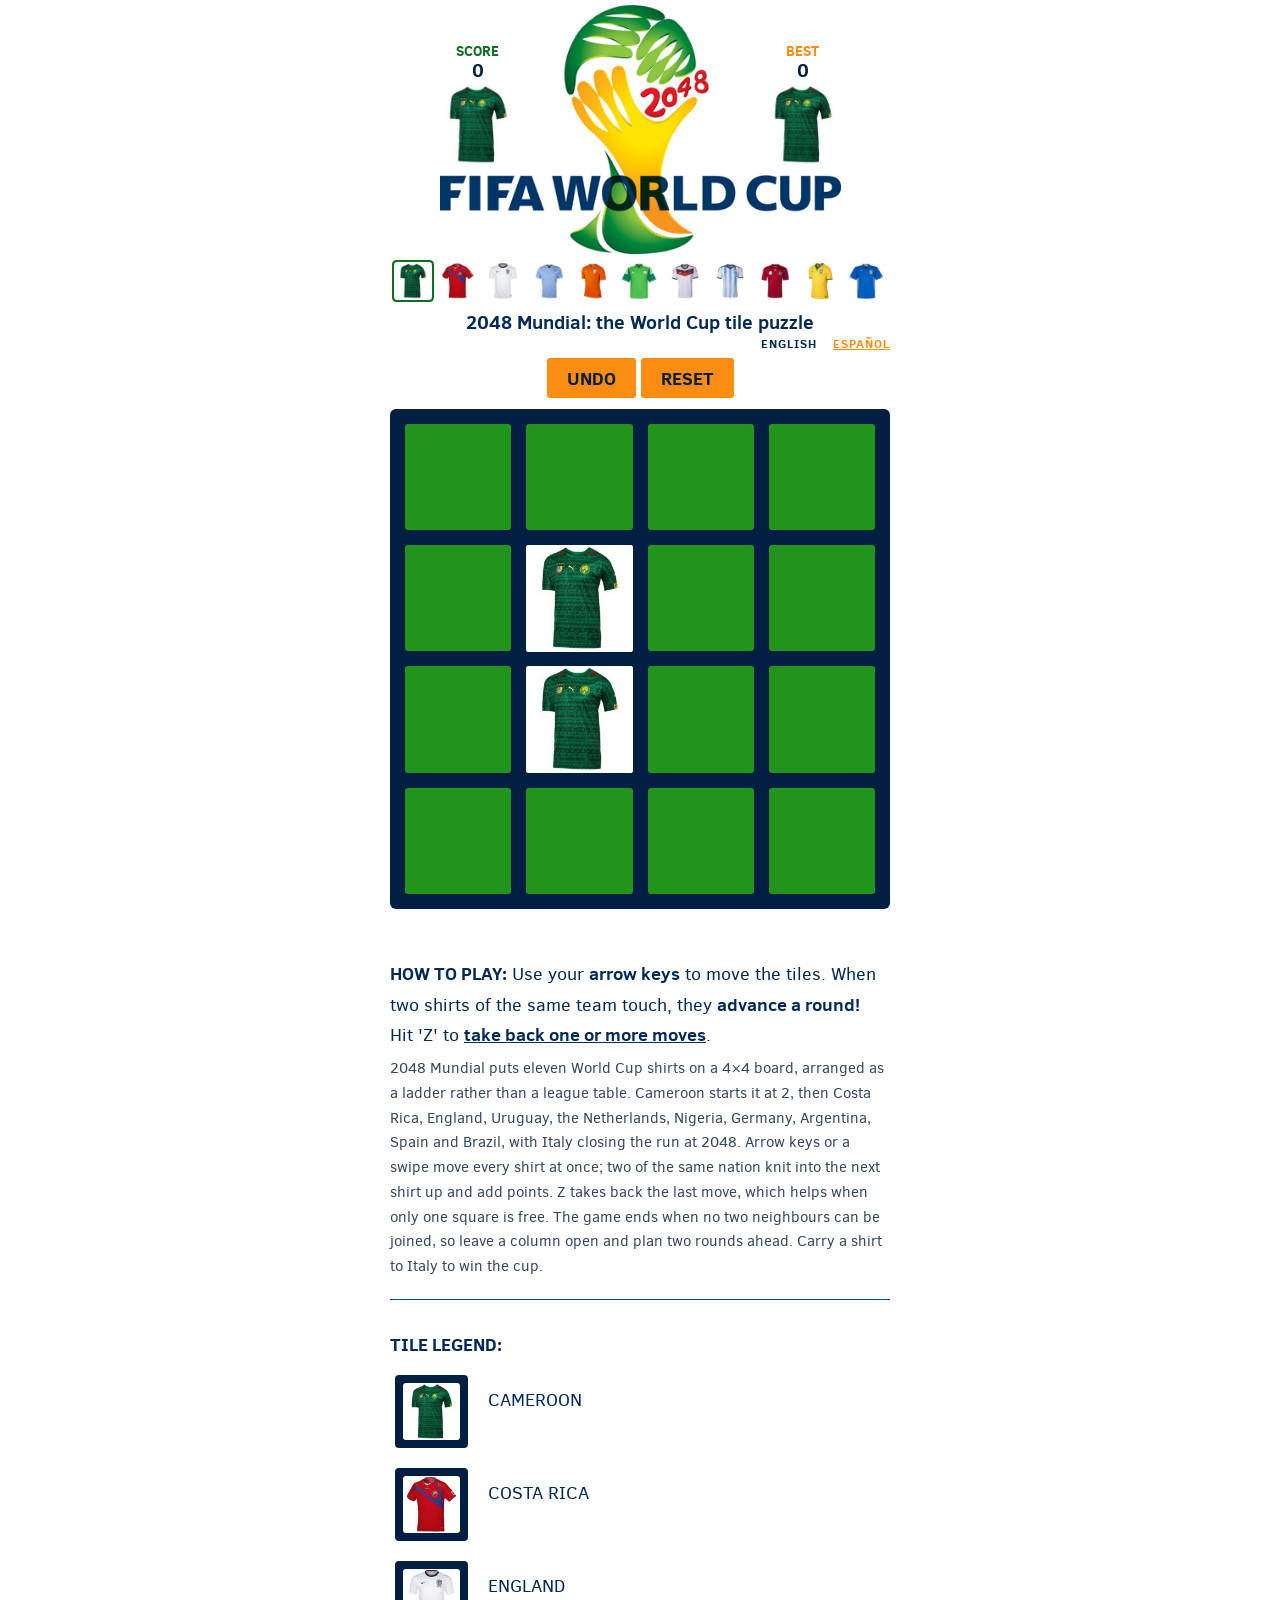
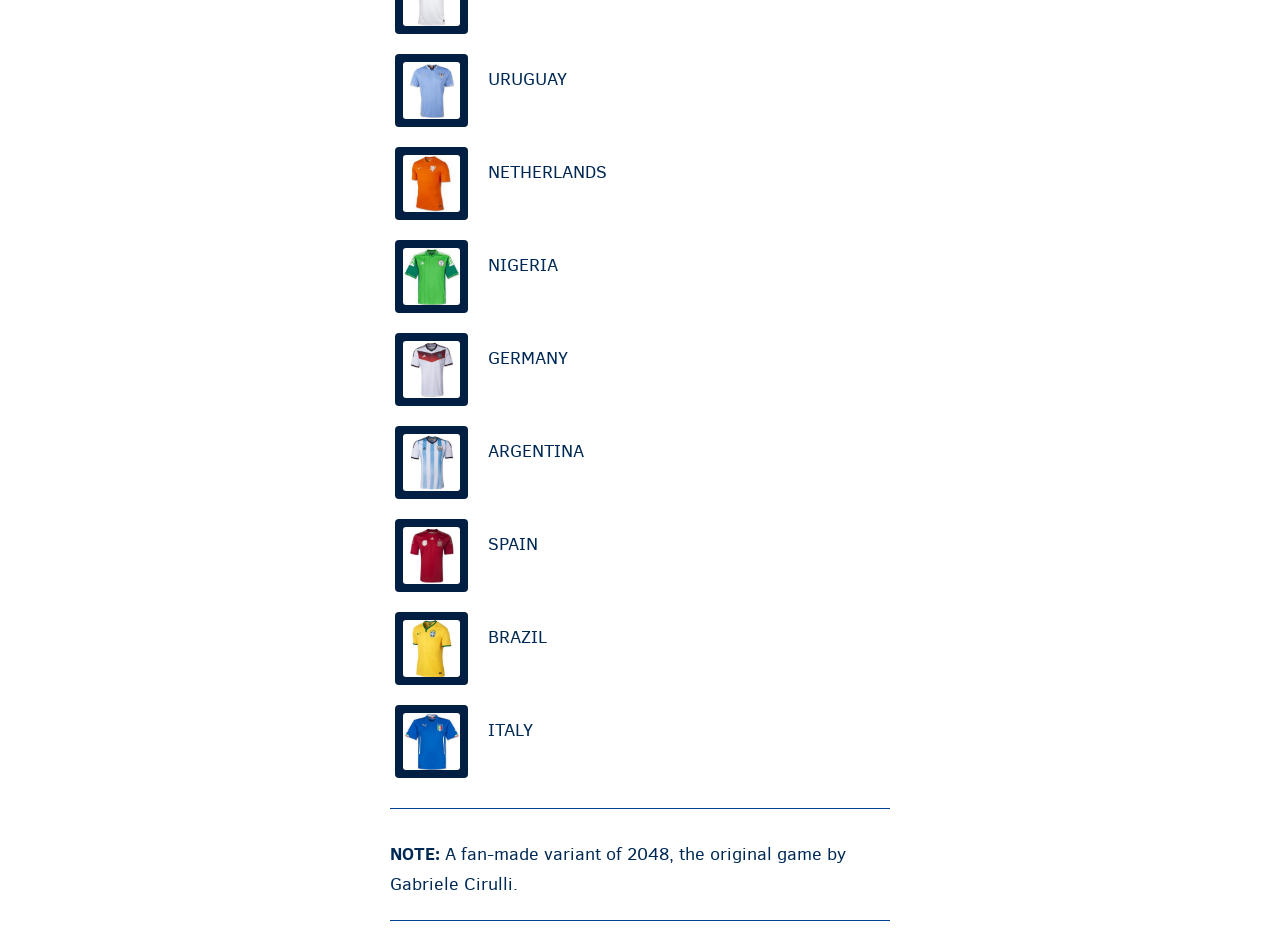
<file: index.html>
<!DOCTYPE html>
<html lang="en">
<head>
  <meta charset="utf-8">
  <title>2048 Mundial — World Cup tile puzzle</title>
  <meta name="description" content="Play 2048 Mundial: slide national team shirts, merge two of the same country into the next one, and take a team all the way to the final tile.">

  <link rel="canonical" href="https://tile2048.github.io/2048-MUNDIAL/">
  <link rel="alternate" hreflang="en" href="https://tile2048.github.io/2048-MUNDIAL/">
  <link rel="alternate" hreflang="es" href="https://tile2048.github.io/2048-MUNDIAL/es/">
  <link rel="alternate" hreflang="x-default" href="https://tile2048.github.io/2048-MUNDIAL/">

  <meta property="og:type" content="website">
  <meta property="og:title" content="2048 Mundial — World Cup tile puzzle">
  <meta property="og:description" content="Play 2048 Mundial: slide national team shirts, merge two of the same country into the next one, and take a team all the way to the final tile.">
  <meta property="og:url" content="https://tile2048.github.io/2048-MUNDIAL/">
  <meta property="og:locale" content="en_US">
  <meta property="og:locale:alternate" content="es_ES">

  <link href="style/main.css" rel="stylesheet" type="text/css">
  <link rel="shortcut icon" href="favicon.ico">
  <link rel="apple-touch-icon" href="meta/apple-touch-icon.png">
  <meta name="apple-mobile-web-app-capable" content="yes">
  <meta name="apple-mobile-web-app-status-bar-style" content="black">

  <meta name="HandheldFriendly" content="True">
  <meta name="MobileOptimized" content="320">
  <meta name="viewport" content="width=device-width, target-densitydpi=160dpi, initial-scale=1.0, maximum-scale=1, user-scalable=no, minimal-ui">
  <meta name="format-detection" content="telephone=no" />

  <script type="application/ld+json">
  {
    "@context": "https://schema.org",
    "@type": "VideoGame",
    "name": "2048 Mundial",
    "inLanguage": "en",
    "url": "https://tile2048.github.io/2048-MUNDIAL/",
    "description": "A football World Cup version of the 2048 sliding tile puzzle: merge equal national team shirts to climb the tournament."
  }
  </script>
</head>
<body>
  <div class="container">
    <div class="heading">
      <div class="scores-container">
        <div class="score-container">
          <p>
            <span class="caption">SCORE</span><br>
            <span class="score-points">0</span>
            <div class="score-level tile-score-2"></div>
          </p>
        </div>
        <div class="best-container">
          <p>
            <span class="caption">BEST</span><br>
            <span class="best-points">0</span>
            <div class="best-level tile-score-2"></div>
          </p>
        </div>
      </div>
    </div>

    <div class="rank-wrapper"></div>
    <h1 class="page-title">2048 Mundial: the World Cup tile puzzle</h1>

    <nav class="lang-links"><span>English</span> <a href="es/" hreflang="es" lang="es">Español</a></nav>

    <div class="above-game">
      <a class="undo-button" onclick="handle_undo()">UNDO</a>
      <a class="restart-button">RESET</a>
    </div>

    <div class="game-container">
      <div class="game-message">
        <p></p>
        <div class="lower">
	        <a class="keep-playing-button">Continue</a>
          <a class="retry-button">Retry</a>
          <div class="score-sharing"></div>
        </div>
      </div>

      <div class="grid-container">
        <div class="grid-row">
          <div class="grid-cell"></div>
          <div class="grid-cell"></div>
          <div class="grid-cell"></div>
          <div class="grid-cell"></div>
        </div>
        <div class="grid-row">
          <div class="grid-cell"></div>
          <div class="grid-cell"></div>
          <div class="grid-cell"></div>
          <div class="grid-cell"></div>
        </div>
        <div class="grid-row">
          <div class="grid-cell"></div>
          <div class="grid-cell"></div>
          <div class="grid-cell"></div>
          <div class="grid-cell"></div>
        </div>
        <div class="grid-row">
          <div class="grid-cell"></div>
          <div class="grid-cell"></div>
          <div class="grid-cell"></div>
          <div class="grid-cell"></div>
        </div>
      </div>
      <div class="tile-container"></div>
    </div>

    <p class="game-explanation">
      <strong class="important">How to play:</strong> Use your <strong>arrow keys</strong> to move the tiles. When two shirts of the same team touch, they <strong>advance a round!</strong><br>
      Hit 'Z' to <a href="#" onclick="handle_undo()">take back one or more moves</a>.
    </p>
    <p class="game-about">
      2048 Mundial puts eleven World Cup shirts on a 4×4 board, arranged as a ladder rather than a league table. Cameroon starts it at 2, then Costa Rica, England, Uruguay, the Netherlands, Nigeria, Germany, Argentina, Spain and Brazil, with Italy closing the run at 2048. Arrow keys or a swipe move every shirt at once; two of the same nation knit into the next shirt up and add points. Z takes back the last move, which helps when only one square is free. The game ends when no two neighbours can be joined, so leave a column open and plan two rounds ahead. Carry a shirt to Italy to win the cup.
    </p>
    <hr>
    <p class="tile-legend"><strong class="important">Tile Legend:</strong></p>
    <div class="legend-list">
      <div class="legend-row">
        <div class="legend-grid"><div class="legend-cell tile-score-2"></div></div>
        <p>Cameroon</p>
      </div>
      <div class="legend-row">
        <div class="legend-grid"><div class="legend-cell tile-score-4"></div></div>
        <p>Costa Rica</p>
      </div>
      <div class="legend-row">
        <div class="legend-grid"><div class="legend-cell tile-score-8"></div></div>
        <p>England</p>
      </div>
      <div class="legend-row">
        <div class="legend-grid"><div class="legend-cell tile-score-16"></div></div>
        <p>Uruguay</p>
      </div>
      <div class="legend-row">
        <div class="legend-grid"><div class="legend-cell tile-score-32"></div></div>
        <p>Netherlands</p>
      </div>
      <div class="legend-row">
        <div class="legend-grid"><div class="legend-cell tile-score-64"></div></div>
        <p>Nigeria</p>
      </div>
      <div class="legend-row">
        <div class="legend-grid"><div class="legend-cell tile-score-128"></div></div>
        <p>Germany</p>
      </div>
      <div class="legend-row">
        <div class="legend-grid"><div class="legend-cell tile-score-256"></div></div>
        <p>Argentina</p>
      </div>
      <div class="legend-row">
        <div class="legend-grid"><div class="legend-cell tile-score-512"></div></div>
        <p>Spain</p>
      </div>
      <div class="legend-row">
        <div class="legend-grid"><div class="legend-cell tile-score-1024"></div></div>
        <p>Brazil</p>
      </div>
      <div class="legend-row">
        <div class="legend-grid"><div class="legend-cell tile-score-2048"></div></div>
        <p>Italy</p>
      </div>
    </div>
    <hr>
    <p class="disclaimer">
    <strong class="important">Note:</strong> A fan-made variant of 2048, the original game by Gabriele Cirulli.
    </p>
    <hr>
  </div>
  <script src="js/seedrandom.js"></script>
  <script src="js/bind_polyfill.js"></script>
  <script src="js/classlist_polyfill.js"></script>
  <script src="js/animframe_polyfill.js"></script>
  <script>
    // Assets and sentences of this page. The Spanish page sets ../ and its own words.
    window.GAME_ROOT = "";

    // Text that only appears once a game is running, in the language of this page.
    window.PAGE_STRINGS = {
      "game-won": "You win!",
      "game-over": "Game over!",
      "tweet1": "I scored ",
      "tweet2": " at 2048-MUNDIAL #2048game #MUNDIAL",
      "2": "Cameroon",
      "4": "Costa Rica",
      "8": "England",
      "16": "Uruguay",
      "32": "Netherlands",
      "64": "Nigeria",
      "128": "Germany",
      "256": "Argentina",
      "512": "Spain",
      "1024": "Brazil",
      "2048": "Italy"
    };

    function Localize(key) {
      return window.PAGE_STRINGS.hasOwnProperty(String(key)) ? window.PAGE_STRINGS[String(key)] : String(key);
    }
  </script>
  <script src="js/keyboard_input_manager.js"></script>
  <script src="js/html_actuator.js"></script>
  <script src="js/grid.js"></script>
  <script src="js/tile.js"></script>
  <script src="js/local_storage_manager.js"></script>
  <script src="js/game_manager.js"></script>
  <script src="js/application.js"></script>
  <script>
    window.twttr = (function (d,s,id) {
      var t, js, fjs = d.getElementsByTagName(s)[0];
      if (d.getElementById(id)) return; js=d.createElement(s); js.id=id;
      js.src="https://platform.twitter.com/widgets.js"; fjs.parentNode.insertBefore(js, fjs);
      return window.twttr || (t = { _e: [], ready: function(f){ t._e.push(f) } });
    }(document, "script", "twitter-wjs"));
  </script>
  <script type='module' src='https://static.cloudflareinsights.com/beacon.min.js' data-cf-beacon='{"token": "ac91dead76b643889e88ca2612f285b2"}'></script>
</body>
</html>
</file>
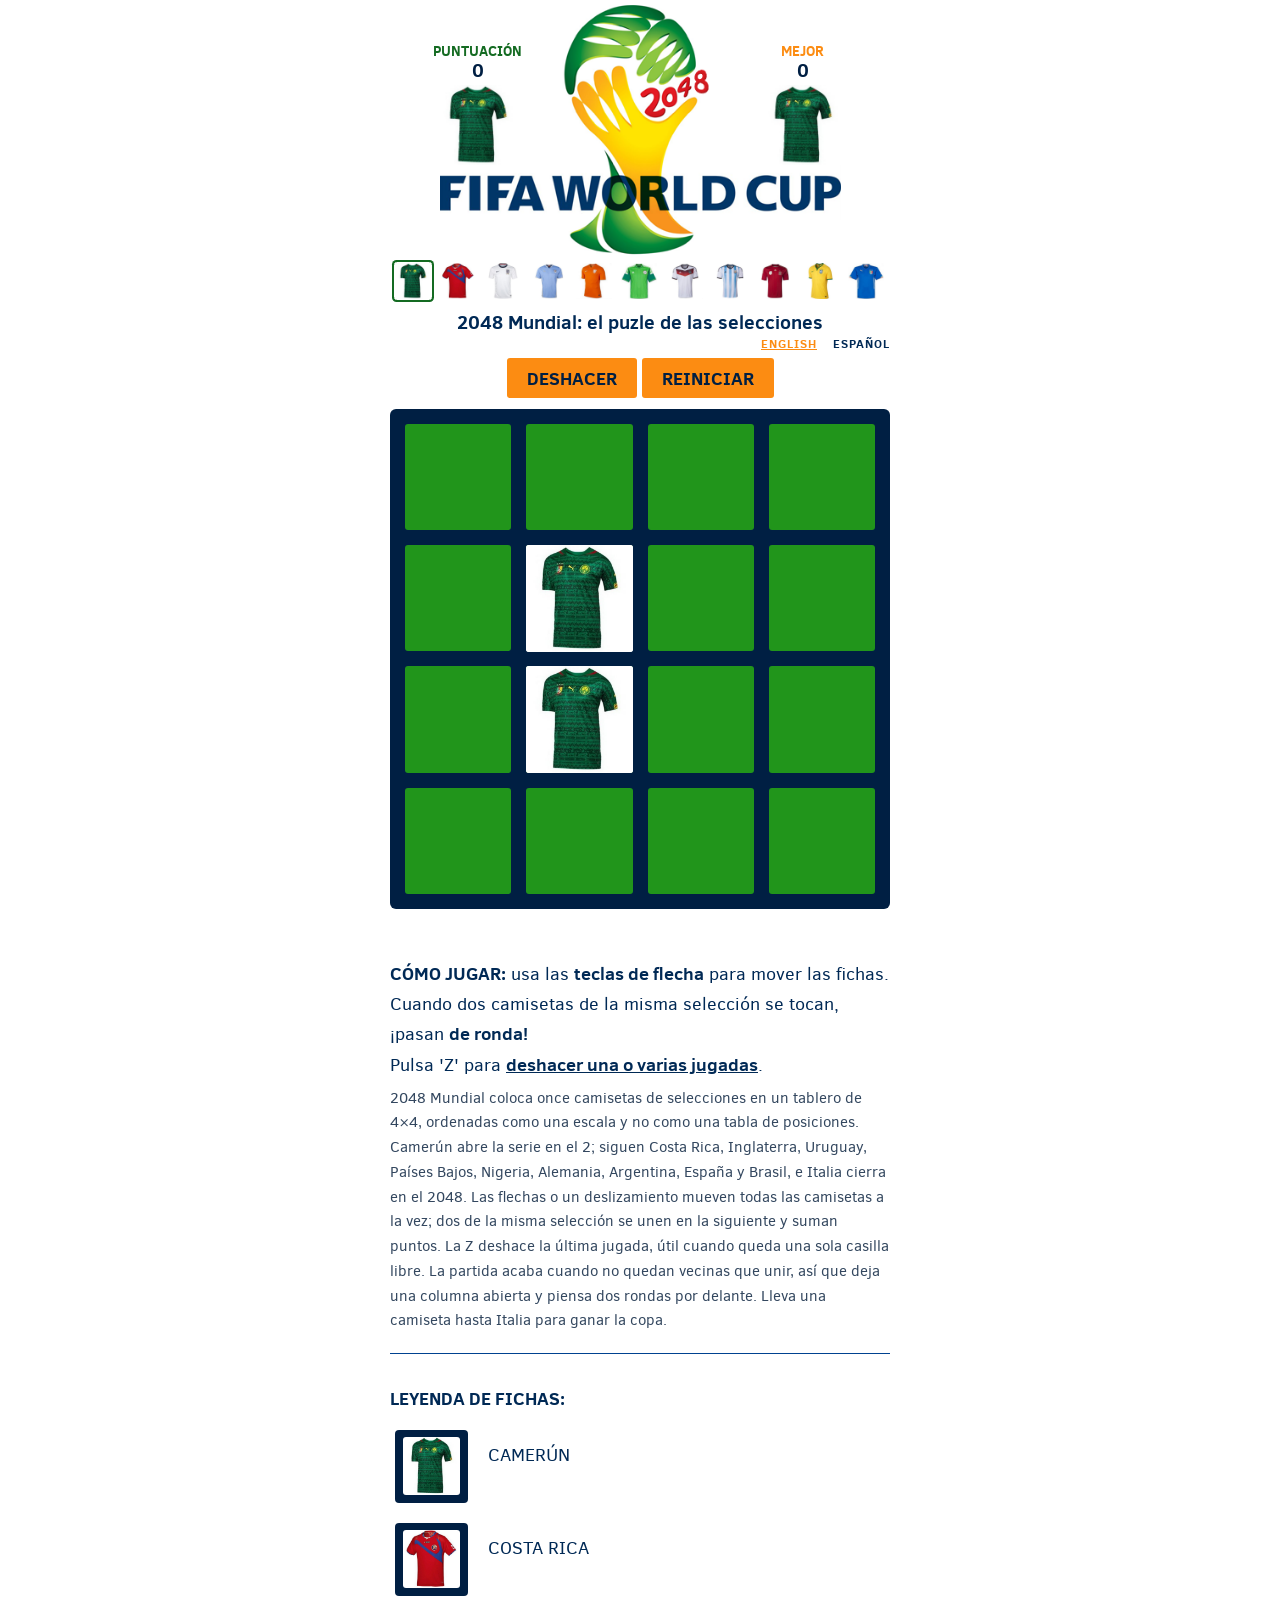
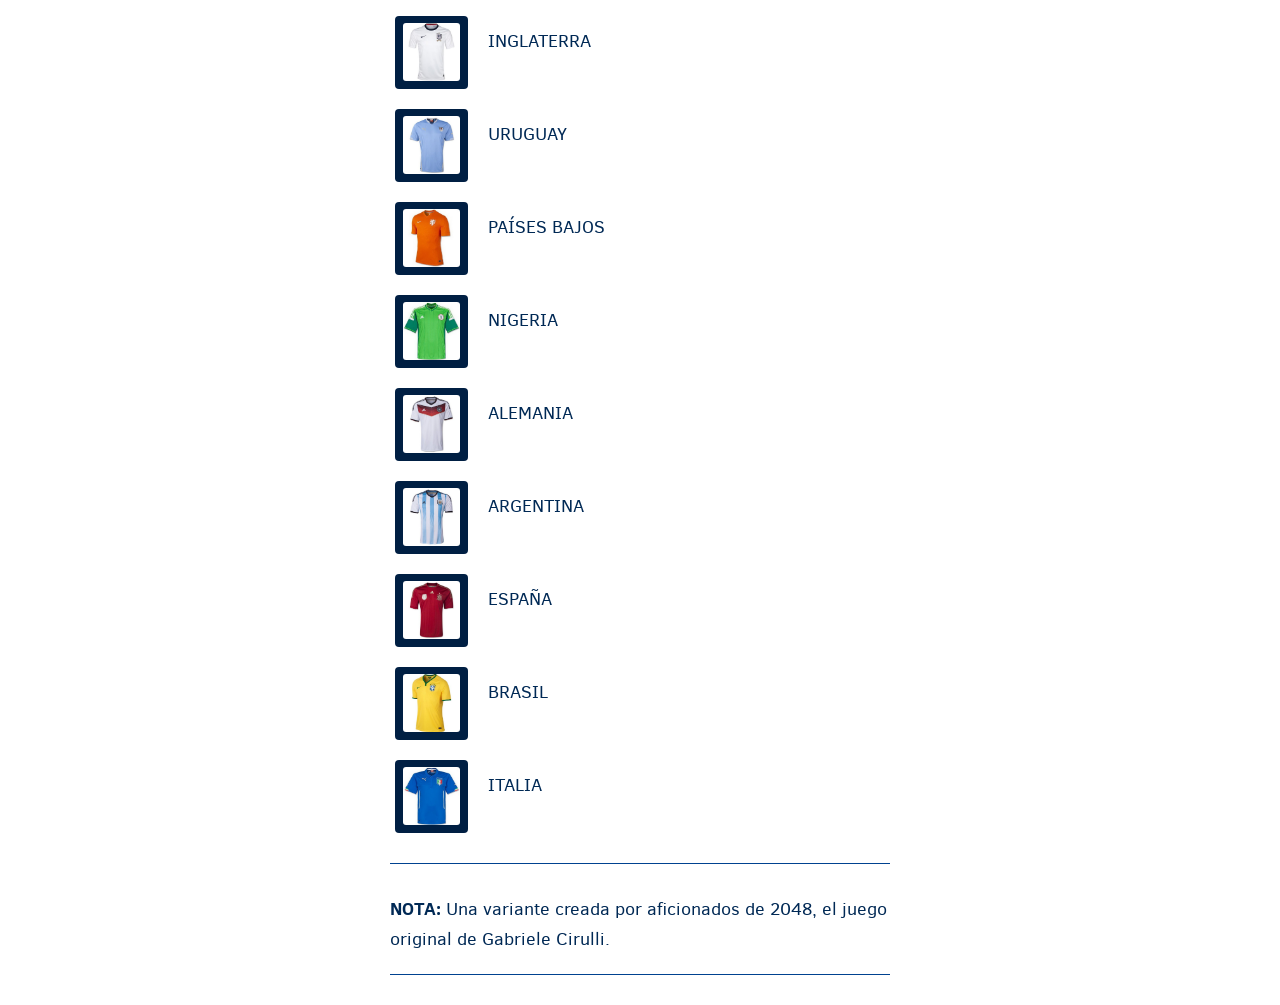
<file: es/index.html>
<!DOCTYPE html>
<html lang="es">
<head>
  <meta charset="utf-8">
  <title>2048 Mundial — puzle de fichas de fútbol</title>
  <meta name="description" content="Juega a 2048 Mundial: desliza camisetas de selecciones, une dos del mismo país en la siguiente y lleva a un equipo hasta la ficha final.">

  <link rel="canonical" href="https://tile2048.github.io/2048-MUNDIAL/es/">
  <link rel="alternate" hreflang="en" href="https://tile2048.github.io/2048-MUNDIAL/">
  <link rel="alternate" hreflang="es" href="https://tile2048.github.io/2048-MUNDIAL/es/">
  <link rel="alternate" hreflang="x-default" href="https://tile2048.github.io/2048-MUNDIAL/">

  <meta property="og:type" content="website">
  <meta property="og:title" content="2048 Mundial — puzle de fichas de fútbol">
  <meta property="og:description" content="Juega a 2048 Mundial: desliza camisetas de selecciones, une dos del mismo país en la siguiente y lleva a un equipo hasta la ficha final.">
  <meta property="og:url" content="https://tile2048.github.io/2048-MUNDIAL/es/">
  <meta property="og:locale" content="es_ES">
  <meta property="og:locale:alternate" content="en_US">

  <link href="../style/main.css" rel="stylesheet" type="text/css">
  <link rel="shortcut icon" href="../favicon.ico">
  <link rel="apple-touch-icon" href="../meta/apple-touch-icon.png">
  <meta name="apple-mobile-web-app-capable" content="yes">
  <meta name="apple-mobile-web-app-status-bar-style" content="black">

  <meta name="HandheldFriendly" content="True">
  <meta name="MobileOptimized" content="320">
  <meta name="viewport" content="width=device-width, target-densitydpi=160dpi, initial-scale=1.0, maximum-scale=1, user-scalable=no, minimal-ui">
  <meta name="format-detection" content="telephone=no" />

  <script type="application/ld+json">
  {
    "@context": "https://schema.org",
    "@type": "VideoGame",
    "name": "2048 Mundial",
    "inLanguage": "es",
    "url": "https://tile2048.github.io/2048-MUNDIAL/es/",
    "description": "Versión futbolera del puzle de fichas 2048: une camisetas de la misma selección para avanzar en el torneo."
  }
  </script>
</head>
<body>
  <div class="container">
    <div class="heading">
      <div class="scores-container">
        <div class="score-container">
          <p>
            <span class="caption">PUNTUACIÓN</span><br>
            <span class="score-points">0</span>
            <div class="score-level tile-score-2"></div>
          </p>
        </div>
        <div class="best-container">
          <p>
            <span class="caption">MEJOR</span><br>
            <span class="best-points">0</span>
            <div class="best-level tile-score-2"></div>
          </p>
        </div>
      </div>
    </div>

    <div class="rank-wrapper"></div>
    <h1 class="page-title">2048 Mundial: el puzle de las selecciones</h1>

    <nav class="lang-links"><a href="../" hreflang="en" lang="en">English</a> <span>Español</span></nav>

    <div class="above-game">
      <a class="undo-button" onclick="handle_undo()">DESHACER</a>
      <a class="restart-button">REINICIAR</a>
    </div>

    <div class="game-container">
      <div class="game-message">
        <p></p>
        <div class="lower">
	        <a class="keep-playing-button">Continuar</a>
          <a class="retry-button">Reintentar</a>
          <div class="score-sharing"></div>
        </div>
      </div>

      <div class="grid-container">
        <div class="grid-row">
          <div class="grid-cell"></div>
          <div class="grid-cell"></div>
          <div class="grid-cell"></div>
          <div class="grid-cell"></div>
        </div>
        <div class="grid-row">
          <div class="grid-cell"></div>
          <div class="grid-cell"></div>
          <div class="grid-cell"></div>
          <div class="grid-cell"></div>
        </div>
        <div class="grid-row">
          <div class="grid-cell"></div>
          <div class="grid-cell"></div>
          <div class="grid-cell"></div>
          <div class="grid-cell"></div>
        </div>
        <div class="grid-row">
          <div class="grid-cell"></div>
          <div class="grid-cell"></div>
          <div class="grid-cell"></div>
          <div class="grid-cell"></div>
        </div>
      </div>
      <div class="tile-container"></div>
    </div>

    <p class="game-explanation">
      <strong class="important">Cómo jugar:</strong> usa las <strong>teclas de flecha</strong> para mover las fichas. Cuando dos camisetas de la misma selección se tocan, ¡pasan <strong>de ronda!</strong><br>
      Pulsa 'Z' para <a href="#" onclick="handle_undo()">deshacer una o varias jugadas</a>.
    </p>
    <p class="game-about">
      2048 Mundial coloca once camisetas de selecciones en un tablero de 4×4, ordenadas como una escala y no como una tabla de posiciones. Camerún abre la serie en el 2; siguen Costa Rica, Inglaterra, Uruguay, Países Bajos, Nigeria, Alemania, Argentina, España y Brasil, e Italia cierra en el 2048. Las flechas o un deslizamiento mueven todas las camisetas a la vez; dos de la misma selección se unen en la siguiente y suman puntos. La Z deshace la última jugada, útil cuando queda una sola casilla libre. La partida acaba cuando no quedan vecinas que unir, así que deja una columna abierta y piensa dos rondas por delante. Lleva una camiseta hasta Italia para ganar la copa.
    </p>
    <hr>
    <p class="tile-legend"><strong class="important">Leyenda de fichas:</strong></p>
    <div class="legend-list">
      <div class="legend-row">
        <div class="legend-grid"><div class="legend-cell tile-score-2"></div></div>
        <p>Camerún</p>
      </div>
      <div class="legend-row">
        <div class="legend-grid"><div class="legend-cell tile-score-4"></div></div>
        <p>Costa Rica</p>
      </div>
      <div class="legend-row">
        <div class="legend-grid"><div class="legend-cell tile-score-8"></div></div>
        <p>Inglaterra</p>
      </div>
      <div class="legend-row">
        <div class="legend-grid"><div class="legend-cell tile-score-16"></div></div>
        <p>Uruguay</p>
      </div>
      <div class="legend-row">
        <div class="legend-grid"><div class="legend-cell tile-score-32"></div></div>
        <p>Países Bajos</p>
      </div>
      <div class="legend-row">
        <div class="legend-grid"><div class="legend-cell tile-score-64"></div></div>
        <p>Nigeria</p>
      </div>
      <div class="legend-row">
        <div class="legend-grid"><div class="legend-cell tile-score-128"></div></div>
        <p>Alemania</p>
      </div>
      <div class="legend-row">
        <div class="legend-grid"><div class="legend-cell tile-score-256"></div></div>
        <p>Argentina</p>
      </div>
      <div class="legend-row">
        <div class="legend-grid"><div class="legend-cell tile-score-512"></div></div>
        <p>España</p>
      </div>
      <div class="legend-row">
        <div class="legend-grid"><div class="legend-cell tile-score-1024"></div></div>
        <p>Brasil</p>
      </div>
      <div class="legend-row">
        <div class="legend-grid"><div class="legend-cell tile-score-2048"></div></div>
        <p>Italia</p>
      </div>
    </div>
    <hr>
    <p class="disclaimer">
    <strong class="important">Nota:</strong> Una variante creada por aficionados de 2048, el juego original de Gabriele Cirulli.
    </p>
    <hr>
  </div>
  <script src="../js/seedrandom.js"></script>
  <script src="../js/bind_polyfill.js"></script>
  <script src="../js/classlist_polyfill.js"></script>
  <script src="../js/animframe_polyfill.js"></script>
  <script>
    // Assets and sentences of this page. The English page sits at the repo root.
    window.GAME_ROOT = "../";

    // Text that only appears once a game is running, in the language of this page.
    window.PAGE_STRINGS = {
      "game-won": "¡Ganaste!",
      "game-over": "¡Fin del juego!",
      "tweet1": "Conseguí ",
      "tweet2": " en 2048-MUNDIAL #2048game #MUNDIAL",
      "2": "Camerún",
      "4": "Costa Rica",
      "8": "Inglaterra",
      "16": "Uruguay",
      "32": "Países Bajos",
      "64": "Nigeria",
      "128": "Alemania",
      "256": "Argentina",
      "512": "España",
      "1024": "Brasil",
      "2048": "Italia"
    };

    function Localize(key) {
      return window.PAGE_STRINGS.hasOwnProperty(String(key)) ? window.PAGE_STRINGS[String(key)] : String(key);
    }
  </script>
  <script src="../js/keyboard_input_manager.js"></script>
  <script src="../js/html_actuator.js"></script>
  <script src="../js/grid.js"></script>
  <script src="../js/tile.js"></script>
  <script src="../js/local_storage_manager.js"></script>
  <script src="../js/game_manager.js"></script>
  <script src="../js/application.js"></script>
  <script>
    window.twttr = (function (d,s,id) {
      var t, js, fjs = d.getElementsByTagName(s)[0];
      if (d.getElementById(id)) return; js=d.createElement(s); js.id=id;
      js.src="https://platform.twitter.com/widgets.js"; fjs.parentNode.insertBefore(js, fjs);
      return window.twttr || (t = { _e: [], ready: function(f){ t._e.push(f) } });
    }(document, "script", "twitter-wjs"));
  </script>
  <script type='module' src='https://static.cloudflareinsights.com/beacon.min.js' data-cf-beacon='{"token": "ac91dead76b643889e88ca2612f285b2"}'></script>
</body>
</html>
</file>
<file: style/main.css>
@import url(fonts/clear-sans.css);
/* $tile-gold-glow-color: lighten($tile-gold-color, 15%); */
html, body {
  margin: 0;
  padding: 0;
  background-color: #fff;
  color: #002955;
  font-family: "Clear Sans", "Helvetica Neue", Arial, sans-serif;
  font-size: 18px; }

body {
  padding: 0px 0;
  background-image: url(img/bg.png);
  background-position: 50% 0px;
  background-repeat: no-repeat;
  background-size: 424px; }

.heading {
  height: 262px; }
  .heading:after {
    content: "";
    display: block;
    clear: both; }

h1.title {
  font-size: 80px;
  font-weight: bold;
  margin: 0;
  display: block;
  text-align: center; }
  h1.title small {
    font-size: 60px; }

.title-container {
  position: relative;
  display: inline-block;
  padding-bottom: 10px; }

.page-title {
  margin: 10px 0 4px;
  font-size: 19px;
  line-height: 24px;
  font-weight: bold;
  text-align: center;
  color: #002955; }

@-webkit-keyframes move-up {
  0% {
    top: 25px;
    opacity: 1; }

  100% {
    top: -50px;
    opacity: 0; } }
@-moz-keyframes move-up {
  0% {
    top: 25px;
    opacity: 1; }

  100% {
    top: -50px;
    opacity: 0; } }
@keyframes move-up {
  0% {
    top: 25px;
    opacity: 1; }

  100% {
    top: -50px;
    opacity: 0; } }
p {
  margin-top: 5px;
  margin-bottom: 5px;
  line-height: 1.65; }

.score-container, .best-container {
  position: relative;
  display: inline-block;
  background: transparent;
  padding: 0px;
  font-size: 19px;
  text-transform: uppercase;
  font-weight: bold;
  border-radius: 3px;
  color: #001f43;
  margin-top: 35px;
  text-align: center;
  width: 35%;
  float: left; }
  .score-container .score-level, .score-container .best-level, .best-container .score-level, .best-container .best-level {
    margin: 0px auto;
    padding: 0px 0px;
    width: 80px;
    height: 80px; }
  .score-container .score-level, .score-container .best-level, .best-container .score-level, .best-container .best-level {
    display: block;
    font-size: 24px; }
  .score-container p, .best-container p {
    line-height: 19px;
    display: inline-block; }
  .score-container .caption, .best-container .caption {
    font-size: 14px;
    color: #146b22; }
  .score-container .score-addition, .best-container .score-addition {
    position: absolute;
    top: 37px;
    font-size: inherit;
    line-height: 19px;
    font-weight: bold;
    color: #146b22;
    z-index: 100;
    -webkit-animation: move-up 600ms ease-in;
    -moz-animation: move-up 600ms ease-in;
    animation: move-up 600ms ease-in;
    -webkit-animation-fill-mode: both;
    -moz-animation-fill-mode: both;
    animation-fill-mode: both; }

.best-container {
  float: right; }
  .best-container .caption {
    color: #fc8c12; }

a {
  color: #002955;
  font-weight: bold;
  text-decoration: underline;
  cursor: pointer; }

strong.important {
  text-transform: uppercase; }

hr {
  border: none;
  border-bottom: 1px solid #004290;
  margin-top: 20px;
  margin-bottom: 30px; }

.container {
  width: 500px;
  margin: 0 auto; }

@-webkit-keyframes fade-in {
  0% {
    opacity: 0; }

  100% {
    opacity: 1; } }
@-moz-keyframes fade-in {
  0% {
    opacity: 0; }

  100% {
    opacity: 1; } }
@keyframes fade-in {
  0% {
    opacity: 0; }

  100% {
    opacity: 1; } }
.game-container {
  margin-top: 11px;
  position: relative;
  padding: 15px;
  cursor: default;
  -webkit-touch-callout: none;
  -ms-touch-callout: none;
  -webkit-user-select: none;
  -moz-user-select: none;
  -ms-user-select: none;
  -ms-touch-action: none;
  touch-action: none;
  background: #001f43;
  border-radius: 6px;
  width: 500px;
  height: 500px;
  -webkit-box-sizing: border-box;
  -moz-box-sizing: border-box;
  box-sizing: border-box; }
  .game-container .game-message {
    display: none;
    position: absolute;
    top: 0;
    right: 0;
    bottom: 0;
    left: 0;
    background: rgba(20, 107, 34, 0.7);
    z-index: 100;
    text-align: center;
    -webkit-animation: fade-in 800ms ease 1200ms;
    -moz-animation: fade-in 800ms ease 1200ms;
    animation: fade-in 800ms ease 1200ms;
    -webkit-animation-fill-mode: both;
    -moz-animation-fill-mode: both;
    animation-fill-mode: both; }
    .game-container .game-message p {
      font-size: 60px;
      font-weight: bold;
      height: 60px;
      line-height: 60px;
      margin-top: 222px; }
    .game-container .game-message .lower {
      display: block;
      margin-top: 59px; }
    .game-container .game-message a {
      display: inline-block;
      background: #fc8c12;
      border-radius: 3px;
      padding: 0 20px;
      text-decoration: none;
      color: #001f43;
      height: 40px;
      line-height: 42px;
      margin-left: 9px; }
      .game-container .game-message a.keep-playing-button {
        display: none; }
    .game-container .game-message .score-sharing {
      display: inline-block;
      vertical-align: middle;
      margin-left: 10px; }
    .game-container .game-message.game-won {
      background: rgba(0, 204, 255, 0.5);
      color: white; }
      .game-container .game-message.game-won a.keep-playing-button {
        display: inline-block; }
    .game-container .game-message.game-won, .game-container .game-message.game-over {
      display: block; }
    .game-container .game-message.game-over p {
      color: white; }

.grid-container {
  position: absolute;
  z-index: 1; }

.grid-row {
  margin-bottom: 15px; }
  .grid-row:last-child {
    margin-bottom: 0; }
  .grid-row:after {
    content: "";
    display: block;
    clear: both; }

.grid-cell {
  width: 106.25px;
  height: 106.25px;
  margin-right: 15px;
  float: left;
  border-radius: 3px;
  background: #21951b; }
  .grid-cell:last-child {
    margin-right: 0; }

.tile-container {
  position: absolute;
  z-index: 2; }

.tile, .tile .tile-inner {
  width: 107px;
  height: 107px;
  line-height: 116.25px; }
.tile.tile-position-1-1 {
  -webkit-transform: translate(0px, 0px);
  -moz-transform: translate(0px, 0px);
  transform: translate(0px, 0px); }
.tile.tile-position-1-2 {
  -webkit-transform: translate(0px, 121px);
  -moz-transform: translate(0px, 121px);
  transform: translate(0px, 121px); }
.tile.tile-position-1-3 {
  -webkit-transform: translate(0px, 242px);
  -moz-transform: translate(0px, 242px);
  transform: translate(0px, 242px); }
.tile.tile-position-1-4 {
  -webkit-transform: translate(0px, 363px);
  -moz-transform: translate(0px, 363px);
  transform: translate(0px, 363px); }
.tile.tile-position-2-1 {
  -webkit-transform: translate(121px, 0px);
  -moz-transform: translate(121px, 0px);
  transform: translate(121px, 0px); }
.tile.tile-position-2-2 {
  -webkit-transform: translate(121px, 121px);
  -moz-transform: translate(121px, 121px);
  transform: translate(121px, 121px); }
.tile.tile-position-2-3 {
  -webkit-transform: translate(121px, 242px);
  -moz-transform: translate(121px, 242px);
  transform: translate(121px, 242px); }
.tile.tile-position-2-4 {
  -webkit-transform: translate(121px, 363px);
  -moz-transform: translate(121px, 363px);
  transform: translate(121px, 363px); }
.tile.tile-position-3-1 {
  -webkit-transform: translate(242px, 0px);
  -moz-transform: translate(242px, 0px);
  transform: translate(242px, 0px); }
.tile.tile-position-3-2 {
  -webkit-transform: translate(242px, 121px);
  -moz-transform: translate(242px, 121px);
  transform: translate(242px, 121px); }
.tile.tile-position-3-3 {
  -webkit-transform: translate(242px, 242px);
  -moz-transform: translate(242px, 242px);
  transform: translate(242px, 242px); }
.tile.tile-position-3-4 {
  -webkit-transform: translate(242px, 363px);
  -moz-transform: translate(242px, 363px);
  transform: translate(242px, 363px); }
.tile.tile-position-4-1 {
  -webkit-transform: translate(363px, 0px);
  -moz-transform: translate(363px, 0px);
  transform: translate(363px, 0px); }
.tile.tile-position-4-2 {
  -webkit-transform: translate(363px, 121px);
  -moz-transform: translate(363px, 121px);
  transform: translate(363px, 121px); }
.tile.tile-position-4-3 {
  -webkit-transform: translate(363px, 242px);
  -moz-transform: translate(363px, 242px);
  transform: translate(363px, 242px); }
.tile.tile-position-4-4 {
  -webkit-transform: translate(363px, 363px);
  -moz-transform: translate(363px, 363px);
  transform: translate(363px, 363px); }

.tile {
  position: absolute;
  -webkit-transition: 100ms ease-in-out;
  -moz-transition: 100ms ease-in-out;
  transition: 100ms ease-in-out;
  -webkit-transition-property: -webkit-transform;
  -moz-transition-property: -moz-transform;
  transition-property: transform; }
  .tile .tile-inner {
    border-radius: 3px;
    background: #146b22;
    text-align: center;
    font-weight: bold;
    z-index: 10;
    font-size: 55px; }
    .tile .tile-inner img {
      border-radius: 3px;
      width: 100%;
      height: 100%; }
  .tile.tile-2 .tile-inner {
    background: white;
    box-shadow: 0 0 30px 10px rgba(252, 140, 18, 0), inset 0 0 0 1px rgba(255, 255, 255, 0); }
  .tile.tile-4 .tile-inner {
    background: white;
    box-shadow: 0 0 30px 10px rgba(252, 140, 18, 0), inset 0 0 0 1px rgba(255, 255, 255, 0); }
  .tile.tile-8 .tile-inner {
    background: white;
    box-shadow: 0 0 30px 10px rgba(252, 140, 18, 0), inset 0 0 0 1px rgba(255, 255, 255, 0); }
  .tile.tile-16 .tile-inner {
    background: white;
    box-shadow: 0 0 30px 10px rgba(252, 140, 18, 0), inset 0 0 0 1px rgba(255, 255, 255, 0); }
  .tile.tile-32 .tile-inner {
    background: white;
    box-shadow: 0 0 30px 10px rgba(252, 140, 18, 0.07937), inset 0 0 0 1px rgba(255, 255, 255, 0.04762); }
  .tile.tile-64 .tile-inner {
    background: white;
    box-shadow: 0 0 30px 10px rgba(252, 140, 18, 0.15873), inset 0 0 0 1px rgba(255, 255, 255, 0.09524); }
  .tile.tile-128 .tile-inner {
    background: white;
    box-shadow: 0 0 30px 10px rgba(252, 140, 18, 0.2381), inset 0 0 0 1px rgba(255, 255, 255, 0.14286);
    font-size: 45px; }
    @media screen and (max-width: 520px) {
      .tile.tile-128 .tile-inner {
        font-size: 25px; } }
  .tile.tile-256 .tile-inner {
    background: white;
    box-shadow: 0 0 30px 10px rgba(252, 140, 18, 0.31746), inset 0 0 0 1px rgba(255, 255, 255, 0.19048);
    font-size: 45px; }
    @media screen and (max-width: 520px) {
      .tile.tile-256 .tile-inner {
        font-size: 25px; } }
  .tile.tile-512 .tile-inner {
    background: white;
    box-shadow: 0 0 30px 10px rgba(252, 140, 18, 0.39683), inset 0 0 0 1px rgba(255, 255, 255, 0.2381);
    font-size: 45px; }
    @media screen and (max-width: 520px) {
      .tile.tile-512 .tile-inner {
        font-size: 25px; } }
  .tile.tile-1024 .tile-inner {
    background: white;
    box-shadow: 0 0 30px 10px rgba(252, 140, 18, 0.47619), inset 0 0 0 1px rgba(255, 255, 255, 0.28571);
    font-size: 35px; }
    @media screen and (max-width: 520px) {
      .tile.tile-1024 .tile-inner {
        font-size: 15px; } }
  .tile.tile-2048 .tile-inner {
    background: white;
    box-shadow: 0 0 30px 10px rgba(252, 140, 18, 0.55556), inset 0 0 0 1px rgba(255, 255, 255, 0.33333);
    font-size: 35px; }
    @media screen and (max-width: 520px) {
      .tile.tile-2048 .tile-inner {
        font-size: 15px; } }
  .tile.tile-super .tile-inner {
    color: white;
    background: #303a3d;
    font-size: 30px; }
    @media screen and (max-width: 520px) {
      .tile.tile-super .tile-inner {
        font-size: 10px; } }

@-webkit-keyframes appear {
  0% {
    opacity: 0;
    -webkit-transform: scale(0);
    -moz-transform: scale(0);
    transform: scale(0); }

  100% {
    opacity: 1;
    -webkit-transform: scale(1);
    -moz-transform: scale(1);
    transform: scale(1); } }
@-moz-keyframes appear {
  0% {
    opacity: 0;
    -webkit-transform: scale(0);
    -moz-transform: scale(0);
    transform: scale(0); }

  100% {
    opacity: 1;
    -webkit-transform: scale(1);
    -moz-transform: scale(1);
    transform: scale(1); } }
@keyframes appear {
  0% {
    opacity: 0;
    -webkit-transform: scale(0);
    -moz-transform: scale(0);
    transform: scale(0); }

  100% {
    opacity: 1;
    -webkit-transform: scale(1);
    -moz-transform: scale(1);
    transform: scale(1); } }
.tile-new .tile-inner {
  -webkit-animation: appear 200ms ease 100ms;
  -moz-animation: appear 200ms ease 100ms;
  animation: appear 200ms ease 100ms;
  -webkit-animation-fill-mode: backwards;
  -moz-animation-fill-mode: backwards;
  animation-fill-mode: backwards; }

@-webkit-keyframes pop {
  0% {
    -webkit-transform: scale(0);
    -moz-transform: scale(0);
    transform: scale(0); }

  50% {
    -webkit-transform: scale(1.2);
    -moz-transform: scale(1.2);
    transform: scale(1.2); }

  100% {
    -webkit-transform: scale(1);
    -moz-transform: scale(1);
    transform: scale(1); } }
@-moz-keyframes pop {
  0% {
    -webkit-transform: scale(0);
    -moz-transform: scale(0);
    transform: scale(0); }

  50% {
    -webkit-transform: scale(1.2);
    -moz-transform: scale(1.2);
    transform: scale(1.2); }

  100% {
    -webkit-transform: scale(1);
    -moz-transform: scale(1);
    transform: scale(1); } }
@keyframes pop {
  0% {
    -webkit-transform: scale(0);
    -moz-transform: scale(0);
    transform: scale(0); }

  50% {
    -webkit-transform: scale(1.2);
    -moz-transform: scale(1.2);
    transform: scale(1.2); }

  100% {
    -webkit-transform: scale(1);
    -moz-transform: scale(1);
    transform: scale(1); } }
.tile-merged .tile-inner {
  z-index: 20;
  -webkit-animation: pop 200ms ease 100ms;
  -moz-animation: pop 200ms ease 100ms;
  animation: pop 200ms ease 100ms;
  -webkit-animation-fill-mode: backwards;
  -moz-animation-fill-mode: backwards;
  animation-fill-mode: backwards; }

.above-game {
  text-align: center; }
  .above-game:after {
    content: "";
    display: block;
    clear: both; }

.game-intro {
  float: left;
  font-size: 25px;
  line-height: 42px;
  margin-bottom: 0;
  margin-top: 5px; }

.restart-button, .undo-button {
  display: inline-block;
  background: #fc8c12;
  border-radius: 3px;
  padding: 0 20px;
  text-decoration: none;
  color: #001f43;
  height: 40px;
  line-height: 42px;
  display: inline-block;
  text-align: center; }

.game-explanation {
  margin-top: 50px; }

.legend-row {
  padding: 10px 5px; }
  .legend-row:after {
    content: "";
    display: block;
    clear: both; }
  .legend-row p {
    margin-left: 166.66667px;
    margin-top: 11px;
    text-transform: uppercase; }

.legend-grid {
  position: relative;
  padding: 7.5px;
  cursor: default;
  -webkit-touch-callout: none;
  -ms-touch-callout: none;
  -webkit-user-select: none;
  -moz-user-select: none;
  -ms-user-select: none;
  -ms-touch-action: none;
  touch-action: none;
  background: #001f43;
  border-radius: 4px;
  width: 128px;
  height: 128px;
  -webkit-box-sizing: border-box;
  -moz-box-sizing: border-box;
  box-sizing: border-box;
  float: left; }

.legend-cell {
  width: 106.25px;
  height: 106.25px;
  margin-right: 7.5px;
  float: left;
  border-radius: 3px;
  background: rgba(20, 107, 34, 0.35); }
  .legend-cell img {
    border-radius: 3px;
    width: 100%;
    height: 100%; }

.rank-container {
  margin-bottom: 10px; }
  .rank-container:after {
    content: "";
    display: block;
    clear: both; }

.rank-cell {
  width: 66.40625px;
  height: 66.40625px;
  margin: 0px 3.7px;
  float: left;
  border-radius: 2.5px;
  background: rgba(20, 107, 34, 0.35);
  border: 1px solid white; }

.weired {
  box-shadow: 0 0 0px 2px #fc8c12, inset 0 0 0 0px rgba(255, 255, 255, 0.5); }

.now {
  box-shadow: 0 0 0px 2px #146b22, inset 0 0 0 0px rgba(255, 255, 255, 0.5); }

.cell-2 {
  background-color: white;
  box-shadow: 0 0 30px 5px rgba(252, 140, 18, 0), inset 0 0 0 1px rgba(255, 255, 255, 0); }

.tile-score-2 {
  background-image: url("img/2.jpg");
  background-size: cover;
  background-position: center center;
  background-color: white;
  display: block; }

.cell-4 {
  background-color: white;
  box-shadow: 0 0 30px 5px rgba(252, 140, 18, 0), inset 0 0 0 1px rgba(255, 255, 255, 0); }

.tile-score-4 {
  background-image: url("img/4.jpg");
  background-size: cover;
  background-position: center center;
  background-color: white;
  display: block; }

.cell-8 {
  background-color: white;
  box-shadow: 0 0 30px 5px rgba(252, 140, 18, 0), inset 0 0 0 1px rgba(255, 255, 255, 0); }

.tile-score-8 {
  background-image: url("img/8.jpg");
  background-size: cover;
  background-position: center center;
  background-color: white;
  display: block; }

.cell-16 {
  background-color: white;
  box-shadow: 0 0 30px 5px rgba(252, 140, 18, 0), inset 0 0 0 1px rgba(255, 255, 255, 0); }

.tile-score-16 {
  background-image: url("img/16.jpg");
  background-size: cover;
  background-position: center center;
  background-color: white;
  display: block; }

.cell-32 {
  background-color: white;
  box-shadow: 0 0 30px 5px rgba(252, 140, 18, 0.07937), inset 0 0 0 1px rgba(255, 255, 255, 0.04762); }

.tile-score-32 {
  background-image: url("img/32.jpg");
  background-size: cover;
  background-position: center center;
  background-color: white;
  display: block; }

.cell-64 {
  background-color: white;
  box-shadow: 0 0 30px 5px rgba(252, 140, 18, 0.15873), inset 0 0 0 1px rgba(255, 255, 255, 0.09524); }

.tile-score-64 {
  background-image: url("img/64.jpg");
  background-size: cover;
  background-position: center center;
  background-color: white;
  display: block; }

.cell-128 {
  background-color: white;
  box-shadow: 0 0 30px 5px rgba(252, 140, 18, 0.2381), inset 0 0 0 1px rgba(255, 255, 255, 0.14286); }

.tile-score-128 {
  background-image: url("img/128.jpg");
  background-size: cover;
  background-position: center center;
  background-color: white;
  display: block; }

.cell-256 {
  background-color: white;
  box-shadow: 0 0 30px 5px rgba(252, 140, 18, 0.31746), inset 0 0 0 1px rgba(255, 255, 255, 0.19048); }

.tile-score-256 {
  background-image: url("img/256.jpg");
  background-size: cover;
  background-position: center center;
  background-color: white;
  display: block; }

.cell-512 {
  background-color: white;
  box-shadow: 0 0 30px 5px rgba(252, 140, 18, 0.39683), inset 0 0 0 1px rgba(255, 255, 255, 0.2381); }

.tile-score-512 {
  background-image: url("img/512.jpg");
  background-size: cover;
  background-position: center center;
  background-color: white;
  display: block; }

.cell-1024 {
  background-color: white;
  box-shadow: 0 0 30px 5px rgba(252, 140, 18, 0.47619), inset 0 0 0 1px rgba(255, 255, 255, 0.28571); }

.tile-score-1024 {
  background-image: url("img/1024.jpg");
  background-size: cover;
  background-position: center center;
  background-color: white;
  display: block; }

.cell-2048 {
  background-color: white;
  box-shadow: 0 0 30px 5px rgba(252, 140, 18, 0.55556), inset 0 0 0 1px rgba(255, 255, 255, 0.33333); }

.tile-score-2048 {
  background-image: url("img/2048.jpg");
  background-size: cover;
  background-position: center center;
  background-color: white;
  display: block; }

@media screen and (max-width: 520px) {
  html, body {
    font-size: 15px; }

  body {
    margin: 20px 0;
    padding: 0 20px;
    background-size: 284px; }

  h1.title {
    font-size: 27px;
    margin-top: 15px; }
    h1.title small {
      font-size: 27px; }

  .heading {
    height: 172px; }

  .page-title {
    font-size: 15px;
    line-height: 20px;
    margin-left: -55px;
    margin-right: -55px; }

  .rank-cell {
    width: 28.75px;
    height: 28.75px;
    margin: 4px;
    float: left;
    border-radius: 2.5px;
    background: rgba(20, 107, 34, 0.35);
    border: 1px solid white; }

  .score-container .score-level, .score-container .best-level, .best-container .score-level, .best-container .best-level {
    width: 50px;
    height: 50px; }

  .container {
    width: 280px;
    margin: 0 auto; }

  .score-container, .best-container {
    margin-top: 0;
    padding: 0px 0px;
    min-width: 40px; }

  .heading {
    margin-bottom: 10px; }

  .game-intro {
    width: 55%;
    display: block;
    box-sizing: border-box;
    line-height: 1.65;
    font-size: 16px;
    margin-top: 0px; }

  .restart-button, .undo-button {
    padding: 0 47px; }

  .restart-button {
    float: right; }

  .undo.button {
    float: left; }

  .game-container {
    margin-top: 17px;
    position: relative;
    padding: 10px;
    cursor: default;
    -webkit-touch-callout: none;
    -ms-touch-callout: none;
    -webkit-user-select: none;
    -moz-user-select: none;
    -ms-user-select: none;
    -ms-touch-action: none;
    touch-action: none;
    background: #001f43;
    border-radius: 6px;
    width: 280px;
    height: 280px;
    -webkit-box-sizing: border-box;
    -moz-box-sizing: border-box;
    box-sizing: border-box; }
    .game-container .game-message {
      display: none;
      position: absolute;
      top: 0;
      right: 0;
      bottom: 0;
      left: 0;
      background: rgba(20, 107, 34, 0.7);
      z-index: 100;
      text-align: center;
      -webkit-animation: fade-in 800ms ease 1200ms;
      -moz-animation: fade-in 800ms ease 1200ms;
      animation: fade-in 800ms ease 1200ms;
      -webkit-animation-fill-mode: both;
      -moz-animation-fill-mode: both;
      animation-fill-mode: both; }
      .game-container .game-message p {
        font-size: 60px;
        font-weight: bold;
        height: 60px;
        line-height: 60px;
        margin-top: 222px; }
      .game-container .game-message .lower {
        display: block;
        margin-top: 59px; }
      .game-container .game-message a {
        display: inline-block;
        background: #fc8c12;
        border-radius: 3px;
        padding: 0 20px;
        text-decoration: none;
        color: #001f43;
        height: 40px;
        line-height: 42px;
        margin-left: 9px; }
        .game-container .game-message a.keep-playing-button {
          display: none; }
      .game-container .game-message .score-sharing {
        display: inline-block;
        vertical-align: middle;
        margin-left: 10px; }
      .game-container .game-message.game-won {
        background: rgba(0, 204, 255, 0.5);
        color: white; }
        .game-container .game-message.game-won a.keep-playing-button {
          display: inline-block; }
      .game-container .game-message.game-won, .game-container .game-message.game-over {
        display: block; }
      .game-container .game-message.game-over p {
        color: white; }

  .grid-container {
    position: absolute;
    z-index: 1; }

  .grid-row {
    margin-bottom: 10px; }
    .grid-row:last-child {
      margin-bottom: 0; }
    .grid-row:after {
      content: "";
      display: block;
      clear: both; }

  .grid-cell {
    width: 57.5px;
    height: 57.5px;
    margin-right: 10px;
    float: left;
    border-radius: 3px;
    background: #21951b; }
    .grid-cell:last-child {
      margin-right: 0; }

  .tile-container {
    position: absolute;
    z-index: 2; }

  .tile, .tile .tile-inner {
    width: 58px;
    height: 58px;
    line-height: 67.5px; }
  .tile.tile-position-1-1 {
    -webkit-transform: translate(0px, 0px);
    -moz-transform: translate(0px, 0px);
    transform: translate(0px, 0px); }
  .tile.tile-position-1-2 {
    -webkit-transform: translate(0px, 67px);
    -moz-transform: translate(0px, 67px);
    transform: translate(0px, 67px); }
  .tile.tile-position-1-3 {
    -webkit-transform: translate(0px, 135px);
    -moz-transform: translate(0px, 135px);
    transform: translate(0px, 135px); }
  .tile.tile-position-1-4 {
    -webkit-transform: translate(0px, 202px);
    -moz-transform: translate(0px, 202px);
    transform: translate(0px, 202px); }
  .tile.tile-position-2-1 {
    -webkit-transform: translate(67px, 0px);
    -moz-transform: translate(67px, 0px);
    transform: translate(67px, 0px); }
  .tile.tile-position-2-2 {
    -webkit-transform: translate(67px, 67px);
    -moz-transform: translate(67px, 67px);
    transform: translate(67px, 67px); }
  .tile.tile-position-2-3 {
    -webkit-transform: translate(67px, 135px);
    -moz-transform: translate(67px, 135px);
    transform: translate(67px, 135px); }
  .tile.tile-position-2-4 {
    -webkit-transform: translate(67px, 202px);
    -moz-transform: translate(67px, 202px);
    transform: translate(67px, 202px); }
  .tile.tile-position-3-1 {
    -webkit-transform: translate(135px, 0px);
    -moz-transform: translate(135px, 0px);
    transform: translate(135px, 0px); }
  .tile.tile-position-3-2 {
    -webkit-transform: translate(135px, 67px);
    -moz-transform: translate(135px, 67px);
    transform: translate(135px, 67px); }
  .tile.tile-position-3-3 {
    -webkit-transform: translate(135px, 135px);
    -moz-transform: translate(135px, 135px);
    transform: translate(135px, 135px); }
  .tile.tile-position-3-4 {
    -webkit-transform: translate(135px, 202px);
    -moz-transform: translate(135px, 202px);
    transform: translate(135px, 202px); }
  .tile.tile-position-4-1 {
    -webkit-transform: translate(202px, 0px);
    -moz-transform: translate(202px, 0px);
    transform: translate(202px, 0px); }
  .tile.tile-position-4-2 {
    -webkit-transform: translate(202px, 67px);
    -moz-transform: translate(202px, 67px);
    transform: translate(202px, 67px); }
  .tile.tile-position-4-3 {
    -webkit-transform: translate(202px, 135px);
    -moz-transform: translate(202px, 135px);
    transform: translate(202px, 135px); }
  .tile.tile-position-4-4 {
    -webkit-transform: translate(202px, 202px);
    -moz-transform: translate(202px, 202px);
    transform: translate(202px, 202px); }

  .tile .tile-inner {
    font-size: 35px; }

  .game-message p {
    font-size: 30px !important;
    height: 30px !important;
    line-height: 30px !important;
    margin-top: 90px !important; }
  .game-message .lower {
    margin-top: 30px !important; }
  .game-message.game-won .score-sharing {
    margin-top: 10px; } }
.legend-row {
  padding: 10px 5px; }
  .legend-row:after {
    content: "";
    display: block;
    clear: both; }
  .legend-row p {
    margin-left: 93.33333px;
    margin-top: 11px;
    text-transform: uppercase; }

.legend-grid {
  position: relative;
  padding: 7.5px;
  cursor: default;
  -webkit-touch-callout: none;
  -ms-touch-callout: none;
  -webkit-user-select: none;
  -moz-user-select: none;
  -ms-user-select: none;
  -ms-touch-action: none;
  touch-action: none;
  background: #001f43;
  border-radius: 4px;
  width: 73px;
  height: 73px;
  -webkit-box-sizing: border-box;
  -moz-box-sizing: border-box;
  box-sizing: border-box;
  float: left; }

.legend-cell {
  width: 57.5px;
  height: 57.5px;
  margin-right: 7.5px;
  float: left;
  border-radius: 3px;
  background: rgba(20, 107, 34, 0.35); }
  .legend-cell img {
    border-radius: 3px;
    width: 100%;
    height: 100%; }

.rank-container {
  margin-bottom: 10px; }
  .rank-container:after {
    content: "";
    display: block;
    clear: both; }

.rank-cell {
  width: 35.9375px;
  height: 35.9375px;
  margin: 0px 3.7px;
  float: left;
  border-radius: 2.5px;
  background: rgba(20, 107, 34, 0.35);
  border: 1px solid white; }

@media screen and (max-width: 520px) {
  .rank-cell {
    margin: 3px 3.7px; } }
.weired {
  box-shadow: 0 0 0px 2px #fc8c12, inset 0 0 0 0px rgba(255, 255, 255, 0.5); }

.now {
  box-shadow: 0 0 0px 2px #146b22, inset 0 0 0 0px rgba(255, 255, 255, 0.5); }

.cell-2 {
  background-color: white;
  box-shadow: 0 0 30px 5px rgba(252, 140, 18, 0), inset 0 0 0 1px rgba(255, 255, 255, 0); }

.tile-score-2 {
  background-image: url("img/2.jpg");
  background-size: cover;
  background-position: center center;
  background-color: white;
  display: block; }

.cell-4 {
  background-color: white;
  box-shadow: 0 0 30px 5px rgba(252, 140, 18, 0), inset 0 0 0 1px rgba(255, 255, 255, 0); }

.tile-score-4 {
  background-image: url("img/4.jpg");
  background-size: cover;
  background-position: center center;
  background-color: white;
  display: block; }

.cell-8 {
  background-color: white;
  box-shadow: 0 0 30px 5px rgba(252, 140, 18, 0), inset 0 0 0 1px rgba(255, 255, 255, 0); }

.tile-score-8 {
  background-image: url("img/8.jpg");
  background-size: cover;
  background-position: center center;
  background-color: white;
  display: block; }

.cell-16 {
  background-color: white;
  box-shadow: 0 0 30px 5px rgba(252, 140, 18, 0), inset 0 0 0 1px rgba(255, 255, 255, 0); }

.tile-score-16 {
  background-image: url("img/16.jpg");
  background-size: cover;
  background-position: center center;
  background-color: white;
  display: block; }

.cell-32 {
  background-color: white;
  box-shadow: 0 0 30px 5px rgba(252, 140, 18, 0.07937), inset 0 0 0 1px rgba(255, 255, 255, 0.04762); }

.tile-score-32 {
  background-image: url("img/32.jpg");
  background-size: cover;
  background-position: center center;
  background-color: white;
  display: block; }

.cell-64 {
  background-color: white;
  box-shadow: 0 0 30px 5px rgba(252, 140, 18, 0.15873), inset 0 0 0 1px rgba(255, 255, 255, 0.09524); }

.tile-score-64 {
  background-image: url("img/64.jpg");
  background-size: cover;
  background-position: center center;
  background-color: white;
  display: block; }

.cell-128 {
  background-color: white;
  box-shadow: 0 0 30px 5px rgba(252, 140, 18, 0.2381), inset 0 0 0 1px rgba(255, 255, 255, 0.14286); }

.tile-score-128 {
  background-image: url("img/128.jpg");
  background-size: cover;
  background-position: center center;
  background-color: white;
  display: block; }

.cell-256 {
  background-color: white;
  box-shadow: 0 0 30px 5px rgba(252, 140, 18, 0.31746), inset 0 0 0 1px rgba(255, 255, 255, 0.19048); }

.tile-score-256 {
  background-image: url("img/256.jpg");
  background-size: cover;
  background-position: center center;
  background-color: white;
  display: block; }

.cell-512 {
  background-color: white;
  box-shadow: 0 0 30px 5px rgba(252, 140, 18, 0.39683), inset 0 0 0 1px rgba(255, 255, 255, 0.2381); }

.tile-score-512 {
  background-image: url("img/512.jpg");
  background-size: cover;
  background-position: center center;
  background-color: white;
  display: block; }

.cell-1024 {
  background-color: white;
  box-shadow: 0 0 30px 5px rgba(252, 140, 18, 0.47619), inset 0 0 0 1px rgba(255, 255, 255, 0.28571); }

.tile-score-1024 {
  background-image: url("img/1024.jpg");
  background-size: cover;
  background-position: center center;
  background-color: white;
  display: block; }

.cell-2048 {
  background-color: white;
  box-shadow: 0 0 30px 5px rgba(252, 140, 18, 0.55556), inset 0 0 0 1px rgba(255, 255, 255, 0.33333); }

.tile-score-2048 {
  background-image: url("img/2048.jpg");
  background-size: cover;
  background-position: center center;
  background-color: white;
  display: block; }

/* Language links */
.lang-links {
  text-align: right;
  font-size: 12px;
  line-height: 1;
  margin: 0 0 8px 0;
  text-transform: uppercase;
  letter-spacing: 1px;
  color: #002955; }
  .lang-links a,
  .lang-links span {
    display: inline-block;
    margin-left: 12px; }
  .lang-links span {
    font-weight: bold;
    color: #002955; }
  .lang-links a {
    color: #fc8c12; }

.game-about {
  font-size: 15px;
  color: #33475f; }
</file>
